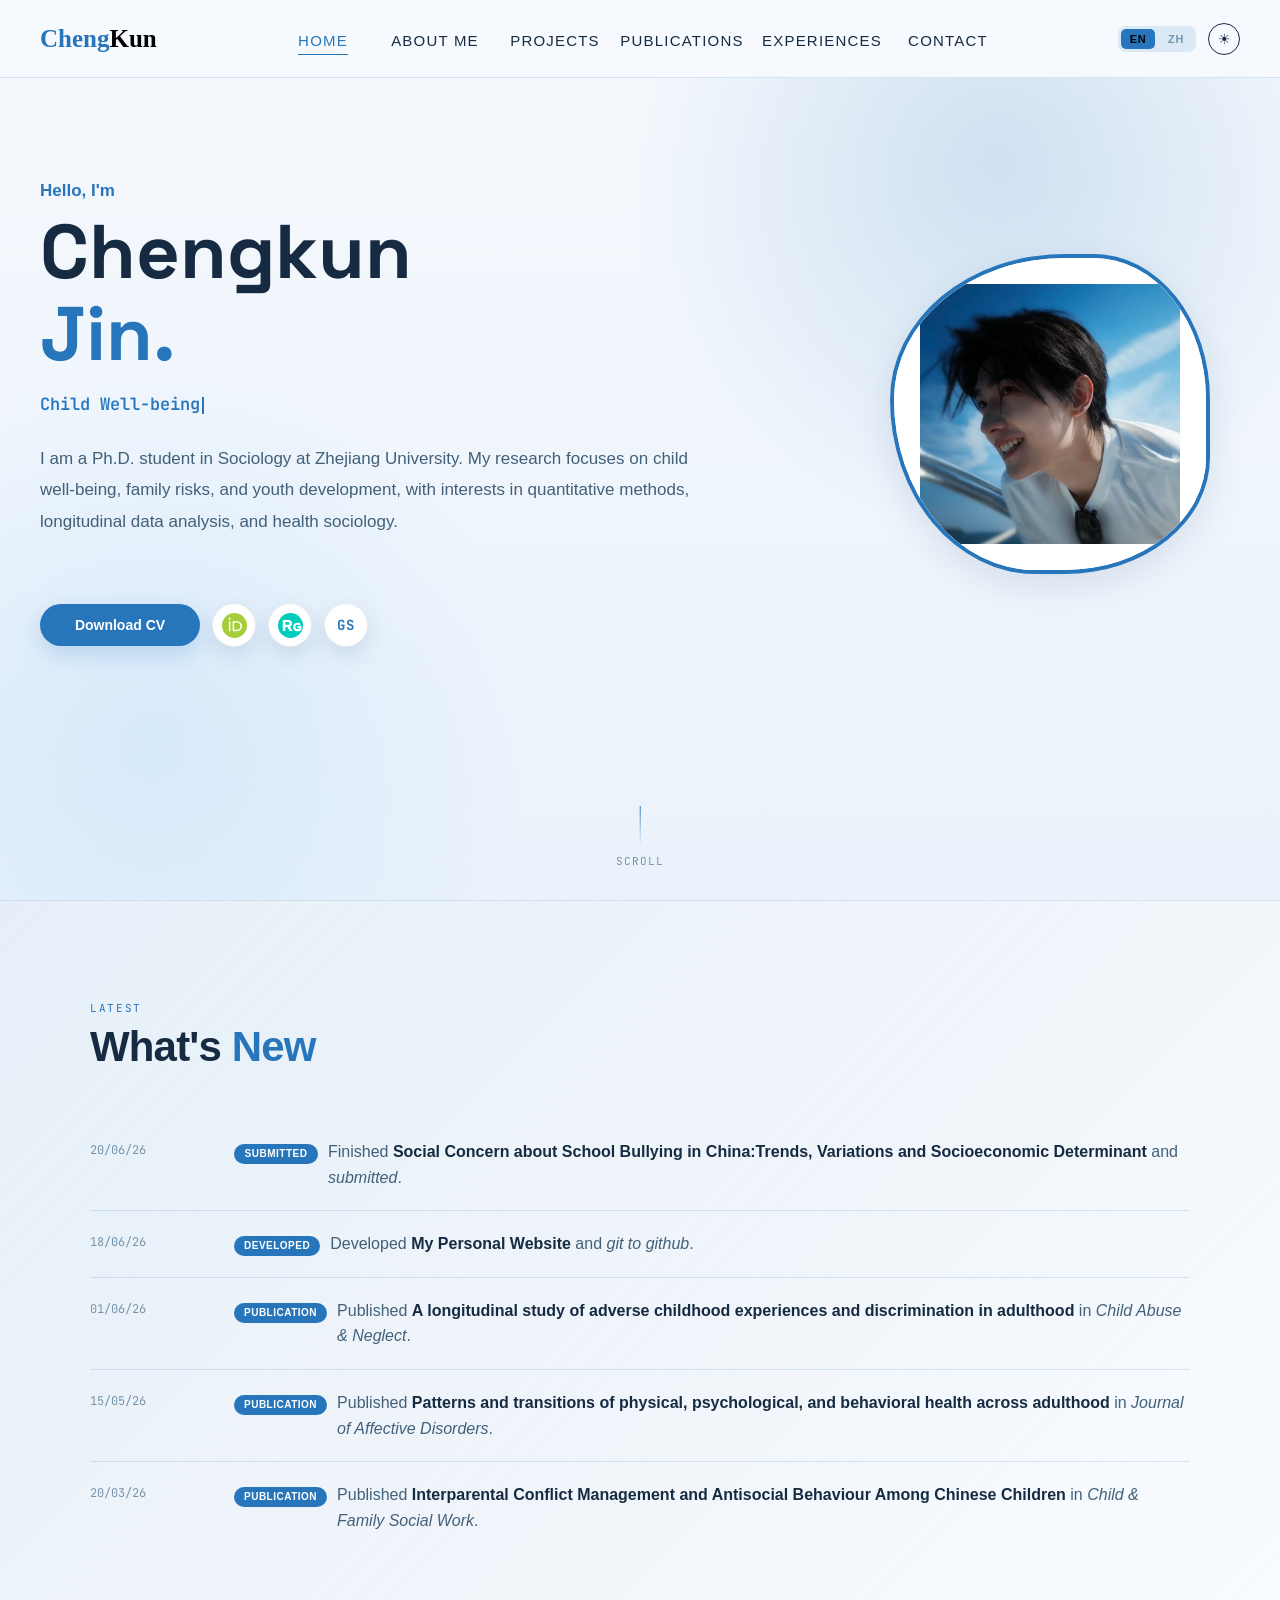
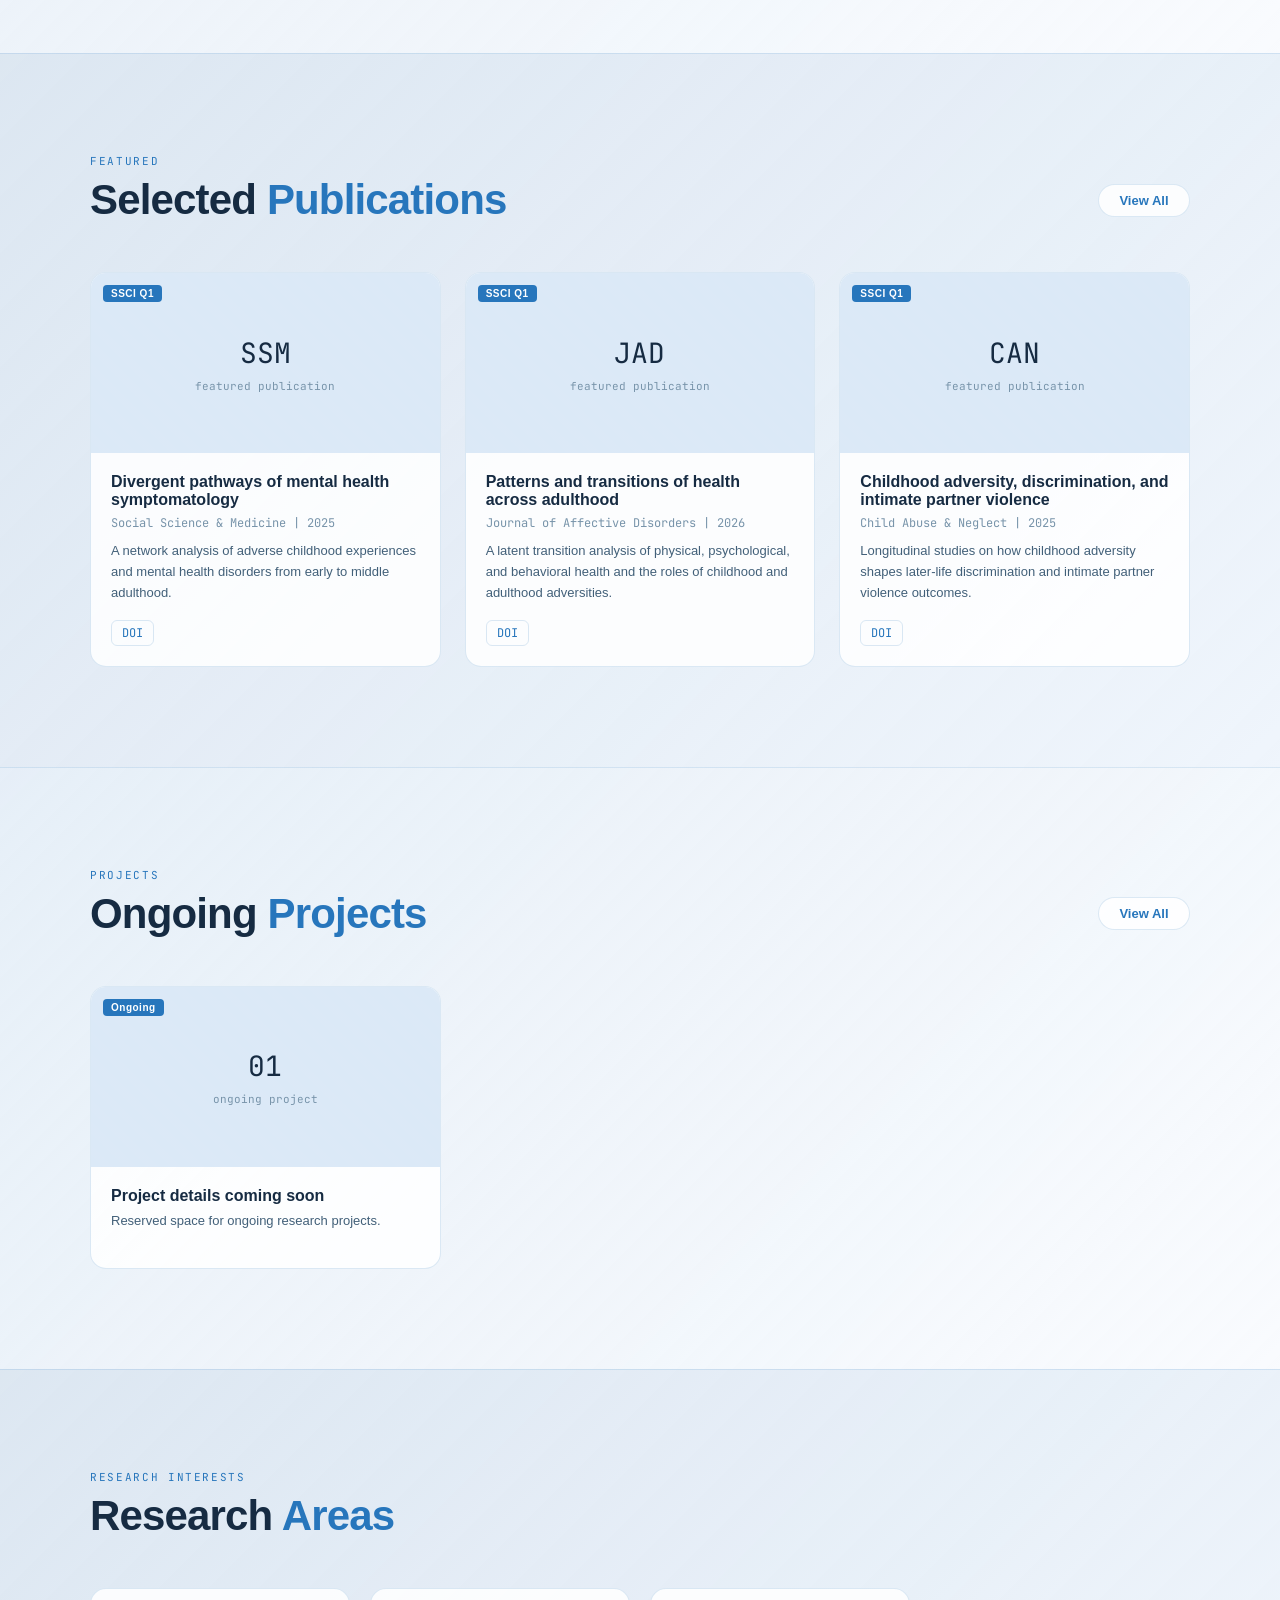
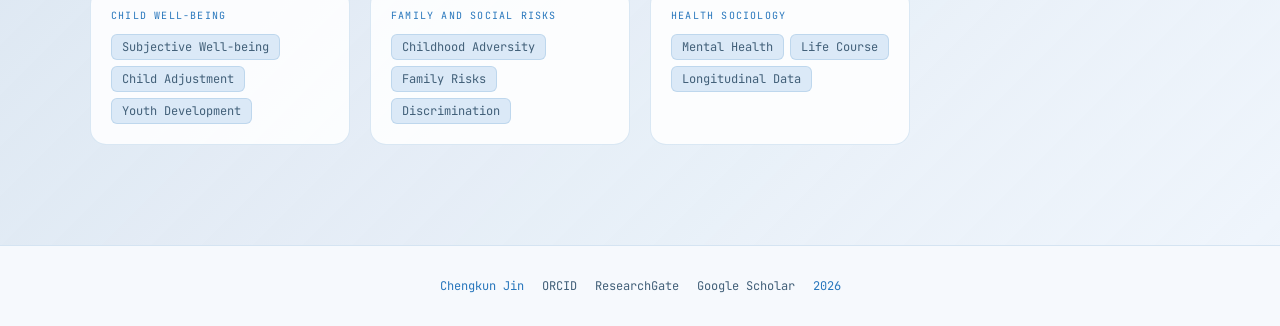
<file: index.html>
﻿<!DOCTYPE html>
<html lang="en" data-theme="light" data-lang="en">
<head>
<meta charset="UTF-8">
<meta name="viewport" content="width=device-width, initial-scale=1.0">
<title>Academic Homepage</title>
<meta name="description" content="Academic homepage." />
<meta property="og:title" content="Academic Homepage" />
<meta property="og:description" content="Academic homepage." />
<meta property="og:url" content="" />
<meta property="og:type" content="website" />
<meta property="og:image" content="assets/avatar.png" />
<meta property="og:image:width" content="1200" />
<meta property="og:image:height" content="630" />
<meta name="twitter:card" content="summary_large_image" />
<meta name="twitter:title" content="Academic Homepage" />
<meta name="twitter:description" content="Academic homepage." />
<meta name="twitter:image" content="assets/avatar.png" />
<link rel="preconnect" href="https://fonts.googleapis.com">
<link href="https://fonts.googleapis.com/css2?family=Space+Grotesk:wght@300;400;500;600;700&family=JetBrains+Mono:wght@400;500&display=swap" rel="stylesheet">
<link rel="icon" type="image/svg+xml" href="data:image/svg+xml,<svg xmlns='http://www.w3.org/2000/svg' viewBox='0 0 32 32'><rect width='32' height='32' rx='6' fill='%23231c15'/><text x='16' y='23' font-family='Arial,sans-serif' font-size='16' font-weight='700' fill='%2370b8e8' text-anchor='middle'>A</text></svg>">
<link rel="stylesheet" href="src/css/style.css">
</head>
<body data-page="home">
<nav class="navbar" role="navigation" aria-label="Main navigation">
  <div class="nav-container">
    <a href="index.html" class="nav-logo" aria-label="Home">
      <span id="nav-logo-main" class="brand-first">Cheng</span><span id="nav-logo-suffix" class="brand-last">Kun</span>
    </a>
    <ul class="nav-links" id="nav-links"></ul>
    <div class="nav-controls">
      <div class="lang-toggle">
        <button class="lang-btn active" data-lang="en" type="button">EN</button>
        <button class="lang-btn" data-lang="zh" type="button">ZH</button>
      </div>
      <button class="btn-icon" title="Toggle theme" id="theme-btn" type="button">☀</button>
    </div>
  </div>
</nav>

<aside class="side-nav" id="side-nav" aria-label="Home page sections"></aside>

<main class="about-main">
  <section id="hero">
    <div class="hero-content">
      <div class="hero-text">
        <div class="hero-tag" id="hero-tag"></div>
        <h1 class="hero-name" id="hero-name"></h1>
        <div class="hero-typing"><span id="typing-text"></span><span class="cursor"></span></div>
        <p class="hero-desc" id="hero-desc"></p>
        <div class="hero-actions">
          <a class="btn-primary btn-cv" id="btn-cv" href="#" download></a>
          <a class="profile-icon-link" id="btn-orcid" href="#" target="_blank" rel="noopener noreferrer" aria-label="ORCID"></a>
          <a class="profile-icon-link" id="btn-researchgate" href="#" target="_blank" rel="noopener noreferrer" aria-label="ResearchGate"></a>
          <a class="profile-icon-link" id="btn-googlescholar" href="#" target="_blank" rel="noopener noreferrer" aria-label="Google Scholar"></a>
        </div>
      </div>
      <div class="hero-avatar">
        <div class="avatar-wrap">
          <div id="avatar-slot"></div>
        </div>
      </div>
    </div>
    <div class="hero-scroll">
      <div class="scroll-line"></div>
      <span id="scroll-hint"></span>
    </div>
  </section>

  <section id="news" class="about-band band-news">
    <div class="section-label" id="section-news-label"></div>
    <h2 class="section-title reveal" id="section-news-title"></h2>
    <div class="news-list" id="news-list"></div>
  </section>

  <section id="selected-publications" class="about-band band-projects">
    <div class="section-label" id="section-selected-label"></div>
    <div class="section-heading-row reveal">
      <h2 class="section-title" id="section-selected-title"></h2>
      <a class="section-more-link" href="publications.html">View All</a>
    </div>
    <div class="projects-grid" id="selected-publications-grid"></div>
  </section>

  <section id="projects" class="about-band band-news">
    <div class="section-label" id="section-projects-label"></div>
    <div class="section-heading-row reveal">
      <h2 class="section-title" id="section-projects-title"></h2>
      <a class="section-more-link" href="projects.html">View All</a>
    </div>
    <div class="projects-grid" id="projects-grid"></div>
  </section>

  <section id="research" class="about-band band-research">
    <div class="section-label" id="section-research-label"></div>
    <h2 class="section-title reveal" id="section-research-title"></h2>
    <div class="research-grid" id="research-grid"></div>
  </section>
</main>

<footer id="footer"></footer>

<script src="src/js/config.js"></script>
<script src="src/js/script.js"></script>
</body>
</html>
</file>
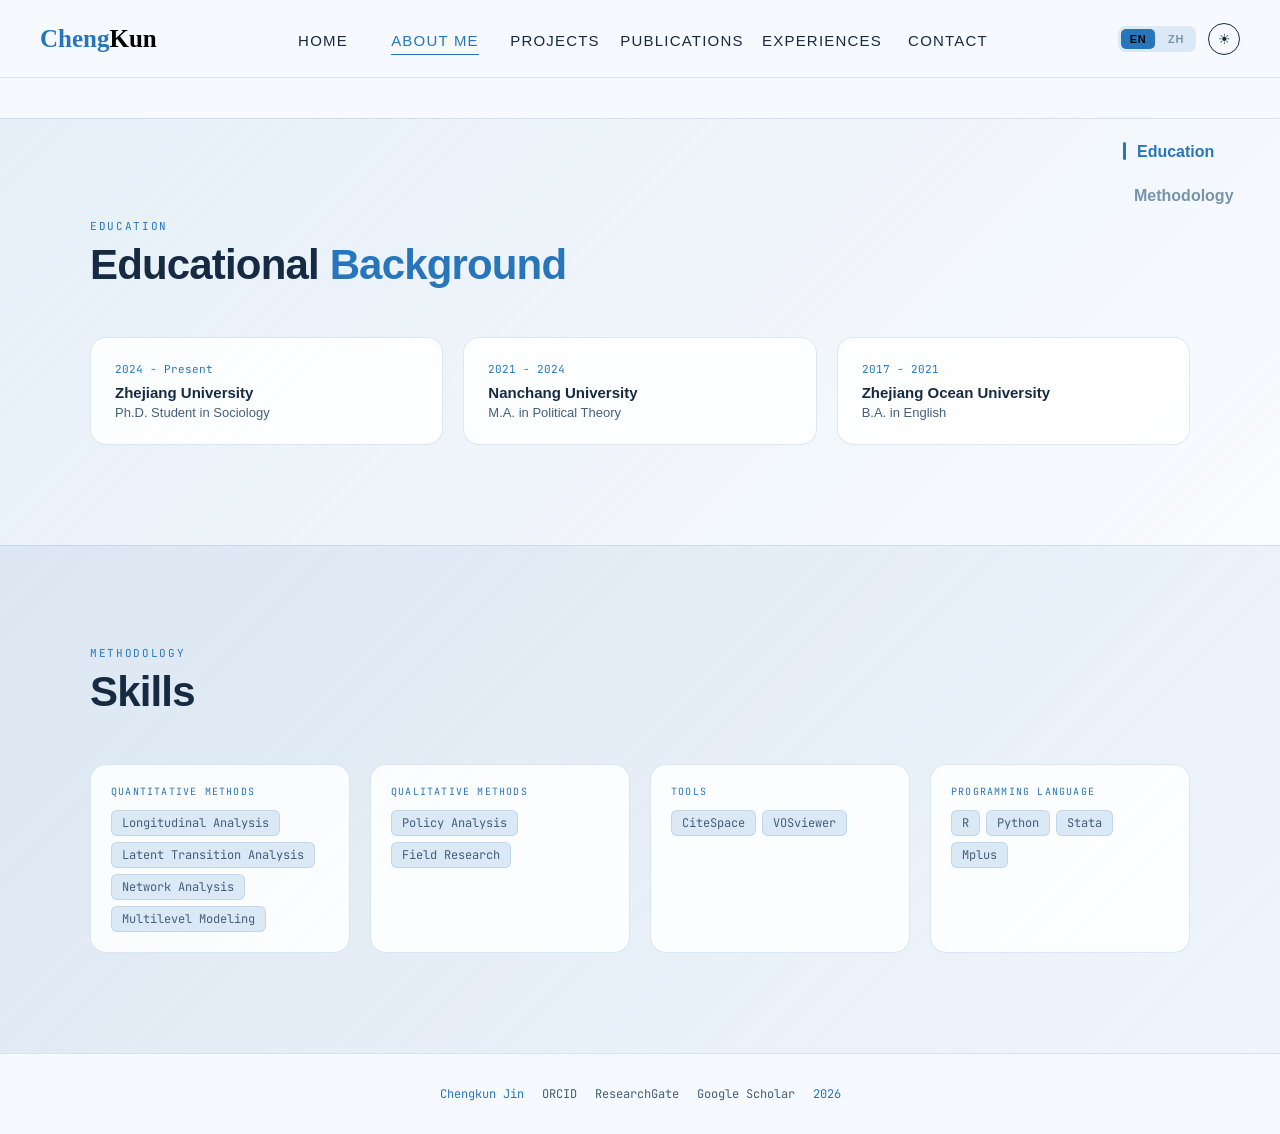
<file: about.html>
<!DOCTYPE html>
<html lang="en" data-theme="light" data-lang="en">
<head>
<meta charset="UTF-8">
<meta name="viewport" content="width=device-width, initial-scale=1.0">
<title>About me</title>
<meta name="description" content="Academic homepage about me." />
<meta property="og:title" content="About me" />
<meta property="og:description" content="Academic homepage about me." />
<meta property="og:url" content="" />
<meta property="og:type" content="website" />
<meta property="og:image" content="assets/avatar.png" />
<meta name="twitter:title" content="About me" />
<meta name="twitter:description" content="Academic homepage about me." />
<meta name="twitter:image" content="assets/avatar.png" />
<link rel="preconnect" href="https://fonts.googleapis.com">
<link href="https://fonts.googleapis.com/css2?family=Space+Grotesk:wght@300;400;500;600;700&family=JetBrains+Mono:wght@400;500&display=swap" rel="stylesheet">
<link rel="stylesheet" href="src/css/style.css">
</head>
<body data-page="about">
<nav class="navbar" role="navigation" aria-label="Main navigation">
  <div class="nav-container">
    <a href="index.html" class="nav-logo" aria-label="Home">
      <span id="nav-logo-main" class="brand-first">Cheng</span><span id="nav-logo-suffix" class="brand-last">Kun</span>
    </a>
    <ul class="nav-links" id="nav-links"></ul>
    <div class="nav-controls">
      <div class="lang-toggle">
        <button class="lang-btn active" data-lang="en" type="button">EN</button>
        <button class="lang-btn" data-lang="zh" type="button">ZH</button>
      </div>
      <button class="btn-icon" title="Toggle theme" id="theme-btn" type="button">☀</button>
    </div>
  </div>
</nav>

<aside class="side-nav" id="side-nav" aria-label="About me page sections"></aside>

<main class="page-main about-main">
  <section id="education" class="about-band band-education">
    <div class="section-label" id="section-edu-label"></div>
    <h2 class="section-title reveal" id="section-edu-title"></h2>
    <div class="edu-grid" id="edu-grid"></div>
  </section>

  <section id="skills" class="about-band band-skills">
    <div class="section-label" id="section-skills-label"></div>
    <h2 class="section-title reveal" id="section-skills-title"></h2>
    <div class="skills-grid" id="skills-grid"></div>
  </section>
</main>

<footer id="footer"></footer>
<script src="src/js/config.js"></script>
<script src="src/js/script.js"></script>
</body>
</html>
</file>
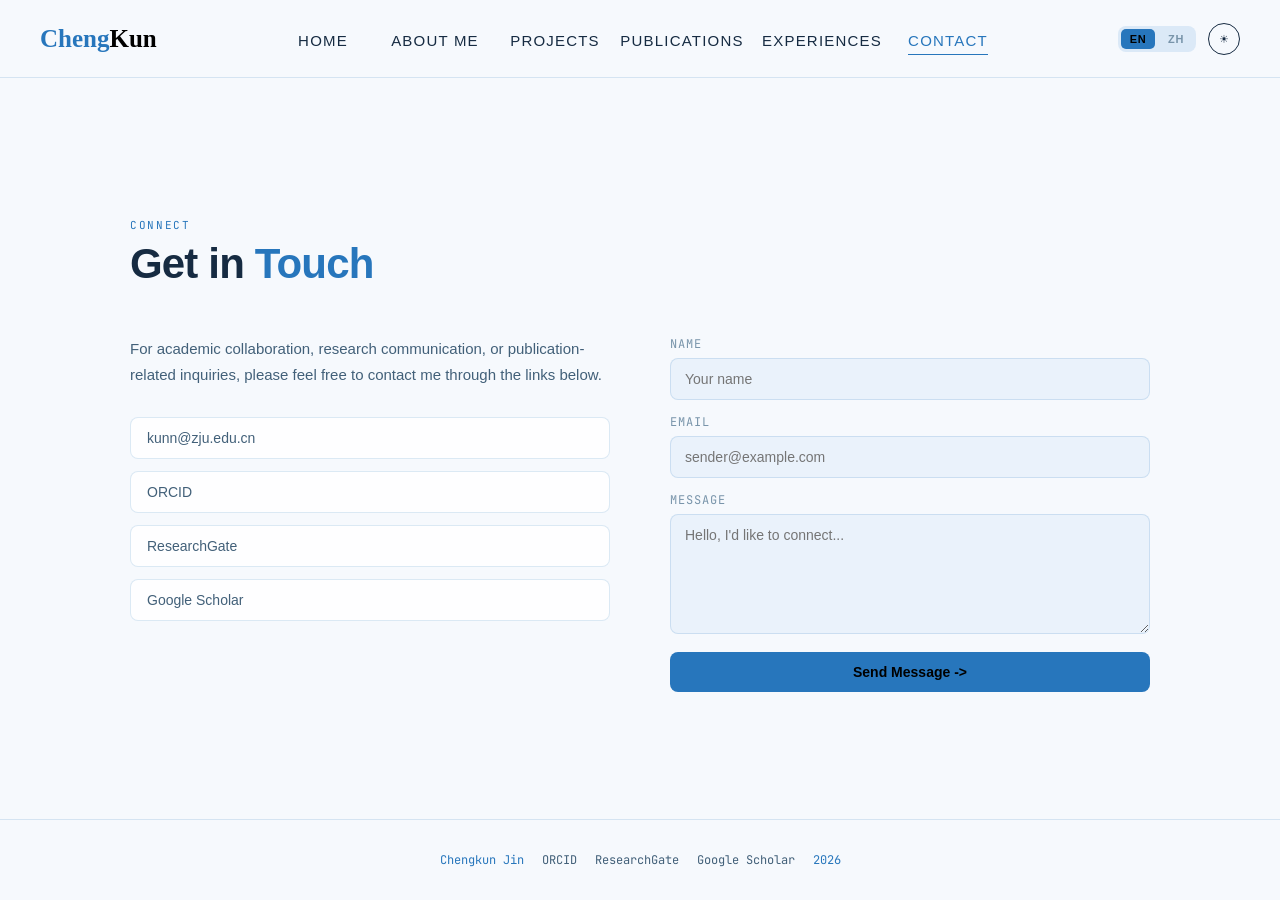
<file: contact.html>
﻿<!DOCTYPE html>
<html lang="en" data-theme="light" data-lang="en">
<head>
<meta charset="UTF-8">
<meta name="viewport" content="width=device-width, initial-scale=1.0">
<title>Contact</title>
<meta name="description" content="Academic homepage contact." />
<meta property="og:title" content="Contact" />
<meta property="og:description" content="Academic homepage contact." />
<meta property="og:url" content="" />
<meta property="og:type" content="website" />
<meta property="og:image" content="assets/avatar.png" />
<meta name="twitter:title" content="Contact" />
<meta name="twitter:description" content="Academic homepage contact." />
<meta name="twitter:image" content="assets/avatar.png" />
<link rel="preconnect" href="https://fonts.googleapis.com">
<link href="https://fonts.googleapis.com/css2?family=Space+Grotesk:wght@300;400;500;600;700&family=JetBrains+Mono:wght@400;500&display=swap" rel="stylesheet">
<link rel="stylesheet" href="src/css/style.css">
</head>
<body data-page="contact">
<nav class="navbar" role="navigation" aria-label="Main navigation">
  <div class="nav-container">
    <a href="index.html" class="nav-logo" aria-label="Home">
      <span id="nav-logo-main" class="brand-first">Cheng</span><span id="nav-logo-suffix" class="brand-last">Kun</span>
    </a>
    <ul class="nav-links" id="nav-links"></ul>
    <div class="nav-controls">
      <div class="lang-toggle">
        <button class="lang-btn active" data-lang="en" type="button">EN</button>
        <button class="lang-btn" data-lang="zh" type="button">ZH</button>
      </div>
      <button class="btn-icon" title="Toggle theme" id="theme-btn" type="button">☀</button>
    </div>
  </div>
</nav>

<main class="page-main">
  <section id="contact">
    <div class="section-label" id="section-contact-label"></div>
    <h2 class="section-title reveal" id="section-contact-title"></h2>
    <div class="contact-wrap">
      <div class="contact-info reveal">
        <p id="contact-desc"></p>
        <div class="contact-links" id="contact-links"></div>
      </div>
      <div class="contact-form reveal">
        <div class="form-group">
          <label class="form-label" id="form-name-label" for="f-name"></label>
          <input class="form-input" type="text" placeholder="Your name" id="f-name">
        </div>
        <div class="form-group">
          <label class="form-label" id="form-email-label" for="f-email"></label>
          <input class="form-input" type="email" placeholder="sender@example.com" id="f-email">
        </div>
        <div class="form-group">
          <label class="form-label" id="form-msg-label" for="f-msg"></label>
          <textarea class="form-textarea" placeholder="Hello, I'd like to connect..." id="f-msg"></textarea>
        </div>
        <button class="form-submit" onclick="sendMsg()" id="form-send" type="button"></button>
      </div>
    </div>
  </section>
</main>

<footer id="footer"></footer>
<script src="src/js/config.js"></script>
<script src="src/js/script.js"></script>
</body>
</html>
</file>
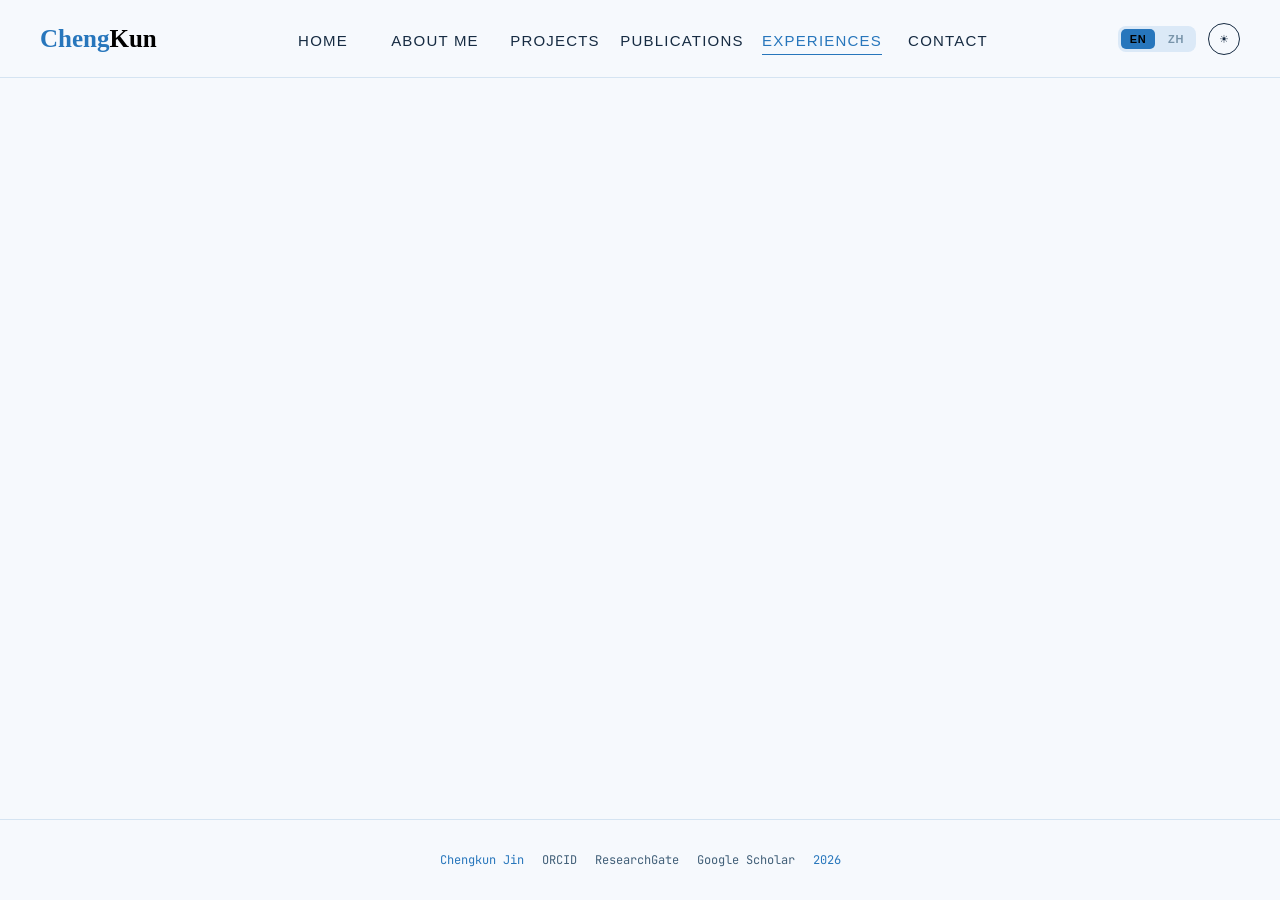
<file: experience.html>
﻿<!DOCTYPE html>
<html lang="en" data-theme="light" data-lang="en">
<head>
<meta charset="UTF-8">
<meta name="viewport" content="width=device-width, initial-scale=1.0">
<title>Experiences</title>
<meta name="description" content="Academic homepage experiences." />
<meta property="og:title" content="Experiences" />
<meta property="og:description" content="Academic homepage experiences." />
<meta property="og:url" content="" />
<meta property="og:type" content="website" />
<meta property="og:image" content="assets/avatar.png" />
<meta name="twitter:title" content="Experiences" />
<meta name="twitter:description" content="Academic homepage experiences." />
<meta name="twitter:image" content="assets/avatar.png" />
<link rel="preconnect" href="https://fonts.googleapis.com">
<link href="https://fonts.googleapis.com/css2?family=Space+Grotesk:wght@300;400;500;600;700&family=JetBrains+Mono:wght@400;500&display=swap" rel="stylesheet">
<link rel="stylesheet" href="src/css/style.css">
</head>
<body data-page="blank">
<nav class="navbar" role="navigation" aria-label="Main navigation">
  <div class="nav-container">
    <a href="index.html" class="nav-logo" aria-label="Home">
      <span id="nav-logo-main" class="brand-first">Cheng</span><span id="nav-logo-suffix" class="brand-last">Kun</span>
    </a>
    <ul class="nav-links" id="nav-links"></ul>
    <div class="nav-controls">
      <div class="lang-toggle">
        <button class="lang-btn active" data-lang="en" type="button">EN</button>
        <button class="lang-btn" data-lang="zh" type="button">ZH</button>
      </div>
      <button class="btn-icon" title="Toggle theme" id="theme-btn" type="button">☀</button>
    </div>
  </div>
</nav>
<main class="page-main blank-page"></main>
<footer id="footer"></footer>
<script src="src/js/config.js"></script>
<script src="src/js/script.js"></script>
</body>
</html>
</file>
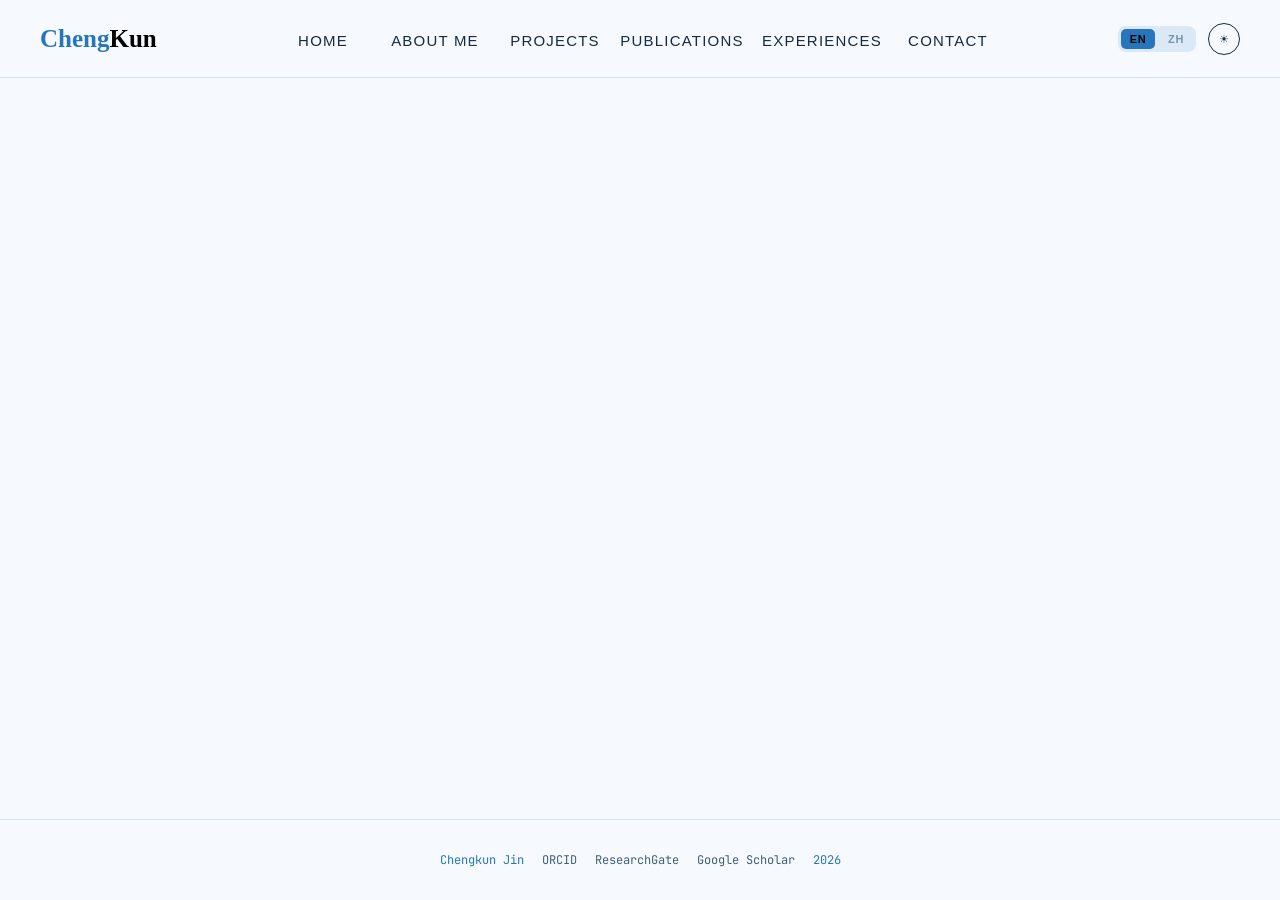
<file: news.html>
﻿<!DOCTYPE html>
<html lang="en" data-theme="light" data-lang="en">
<head>
<meta charset="UTF-8">
<meta name="viewport" content="width=device-width, initial-scale=1.0">
<title>News</title>
<meta name="description" content="Academic homepage news." />
<meta property="og:title" content="News" />
<meta property="og:description" content="Academic homepage news." />
<meta property="og:url" content="" />
<meta property="og:type" content="website" />
<meta property="og:image" content="assets/avatar.png" />
<meta name="twitter:title" content="News" />
<meta name="twitter:description" content="Academic homepage news." />
<meta name="twitter:image" content="assets/avatar.png" />
<link rel="preconnect" href="https://fonts.googleapis.com">
<link href="https://fonts.googleapis.com/css2?family=Space+Grotesk:wght@300;400;500;600;700&family=JetBrains+Mono:wght@400;500&display=swap" rel="stylesheet">
<link rel="stylesheet" href="src/css/style.css">
</head>
<body data-page="blank">
<nav class="navbar" role="navigation" aria-label="Main navigation">
  <div class="nav-container">
    <a href="index.html" class="nav-logo" aria-label="Home">
      <span id="nav-logo-main" class="brand-first">Cheng</span><span id="nav-logo-suffix" class="brand-last">Kun</span>
    </a>
    <ul class="nav-links" id="nav-links"></ul>
    <div class="nav-controls">
      <div class="lang-toggle">
        <button class="lang-btn active" data-lang="en" type="button">EN</button>
        <button class="lang-btn" data-lang="zh" type="button">ZH</button>
      </div>
      <button class="btn-icon" title="Toggle theme" id="theme-btn" type="button">☀</button>
    </div>
  </div>
</nav>
<main class="page-main blank-page"></main>
<footer id="footer"></footer>
<script src="src/js/config.js"></script>
<script src="src/js/script.js"></script>
</body>
</html>
</file>
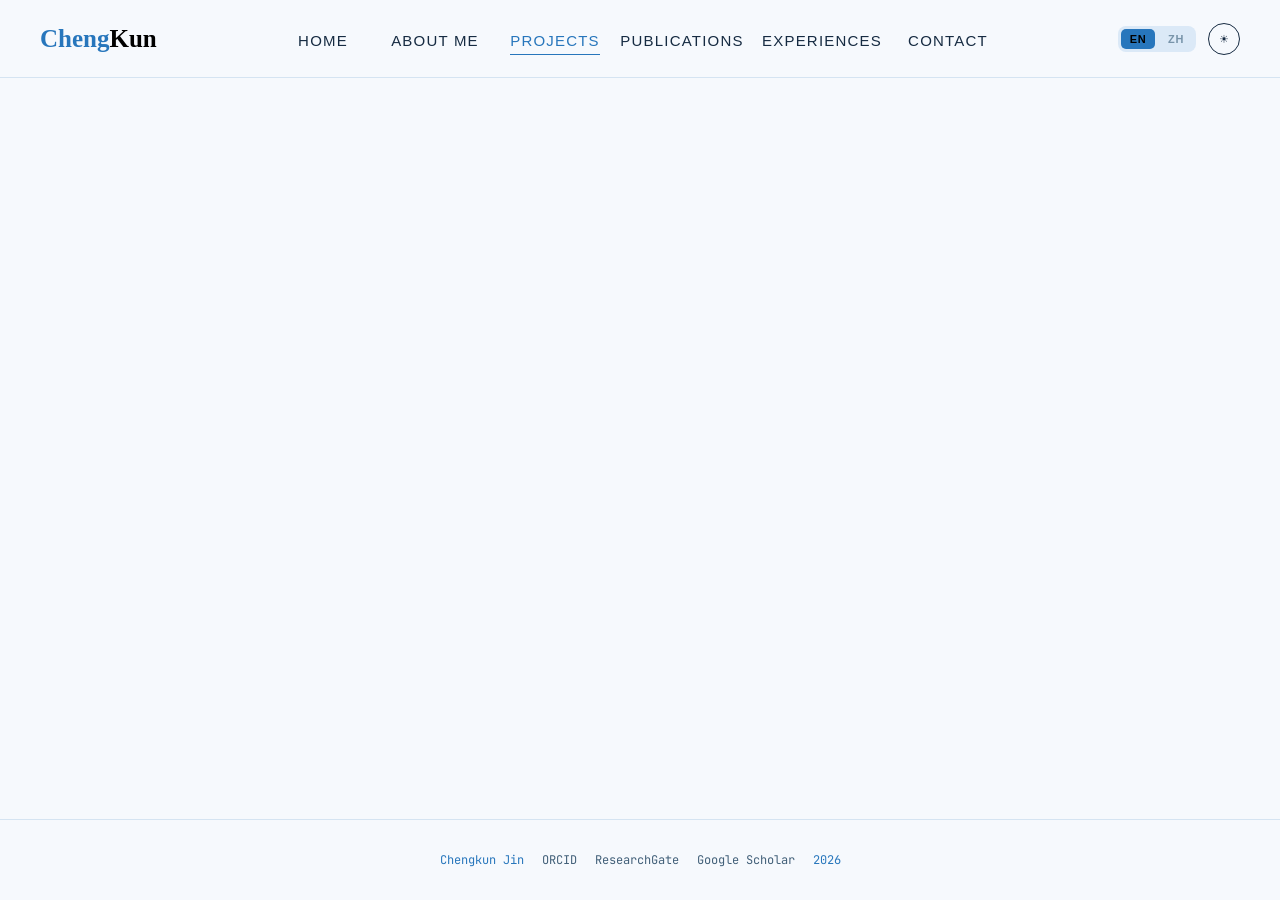
<file: projects.html>
﻿<!DOCTYPE html>
<html lang="en" data-theme="light" data-lang="en">
<head>
<meta charset="UTF-8">
<meta name="viewport" content="width=device-width, initial-scale=1.0">
<title>Projects</title>
<meta name="description" content="Academic homepage projects." />
<meta property="og:title" content="Projects" />
<meta property="og:description" content="Academic homepage projects." />
<meta property="og:url" content="" />
<meta property="og:type" content="website" />
<meta property="og:image" content="assets/avatar.png" />
<meta name="twitter:title" content="Projects" />
<meta name="twitter:description" content="Academic homepage projects." />
<meta name="twitter:image" content="assets/avatar.png" />
<link rel="preconnect" href="https://fonts.googleapis.com">
<link href="https://fonts.googleapis.com/css2?family=Space+Grotesk:wght@300;400;500;600;700&family=JetBrains+Mono:wght@400;500&display=swap" rel="stylesheet">
<link rel="stylesheet" href="src/css/style.css">
</head>
<body data-page="blank">
<nav class="navbar" role="navigation" aria-label="Main navigation">
  <div class="nav-container">
    <a href="index.html" class="nav-logo" aria-label="Home">
      <span id="nav-logo-main" class="brand-first">Cheng</span><span id="nav-logo-suffix" class="brand-last">Kun</span>
    </a>
    <ul class="nav-links" id="nav-links"></ul>
    <div class="nav-controls">
      <div class="lang-toggle">
        <button class="lang-btn active" data-lang="en" type="button">EN</button>
        <button class="lang-btn" data-lang="zh" type="button">ZH</button>
      </div>
      <button class="btn-icon" title="Toggle theme" id="theme-btn" type="button">☀</button>
    </div>
  </div>
</nav>
<main class="page-main blank-page"></main>
<footer id="footer"></footer>
<script src="src/js/config.js"></script>
<script src="src/js/script.js"></script>
</body>
</html>
</file>
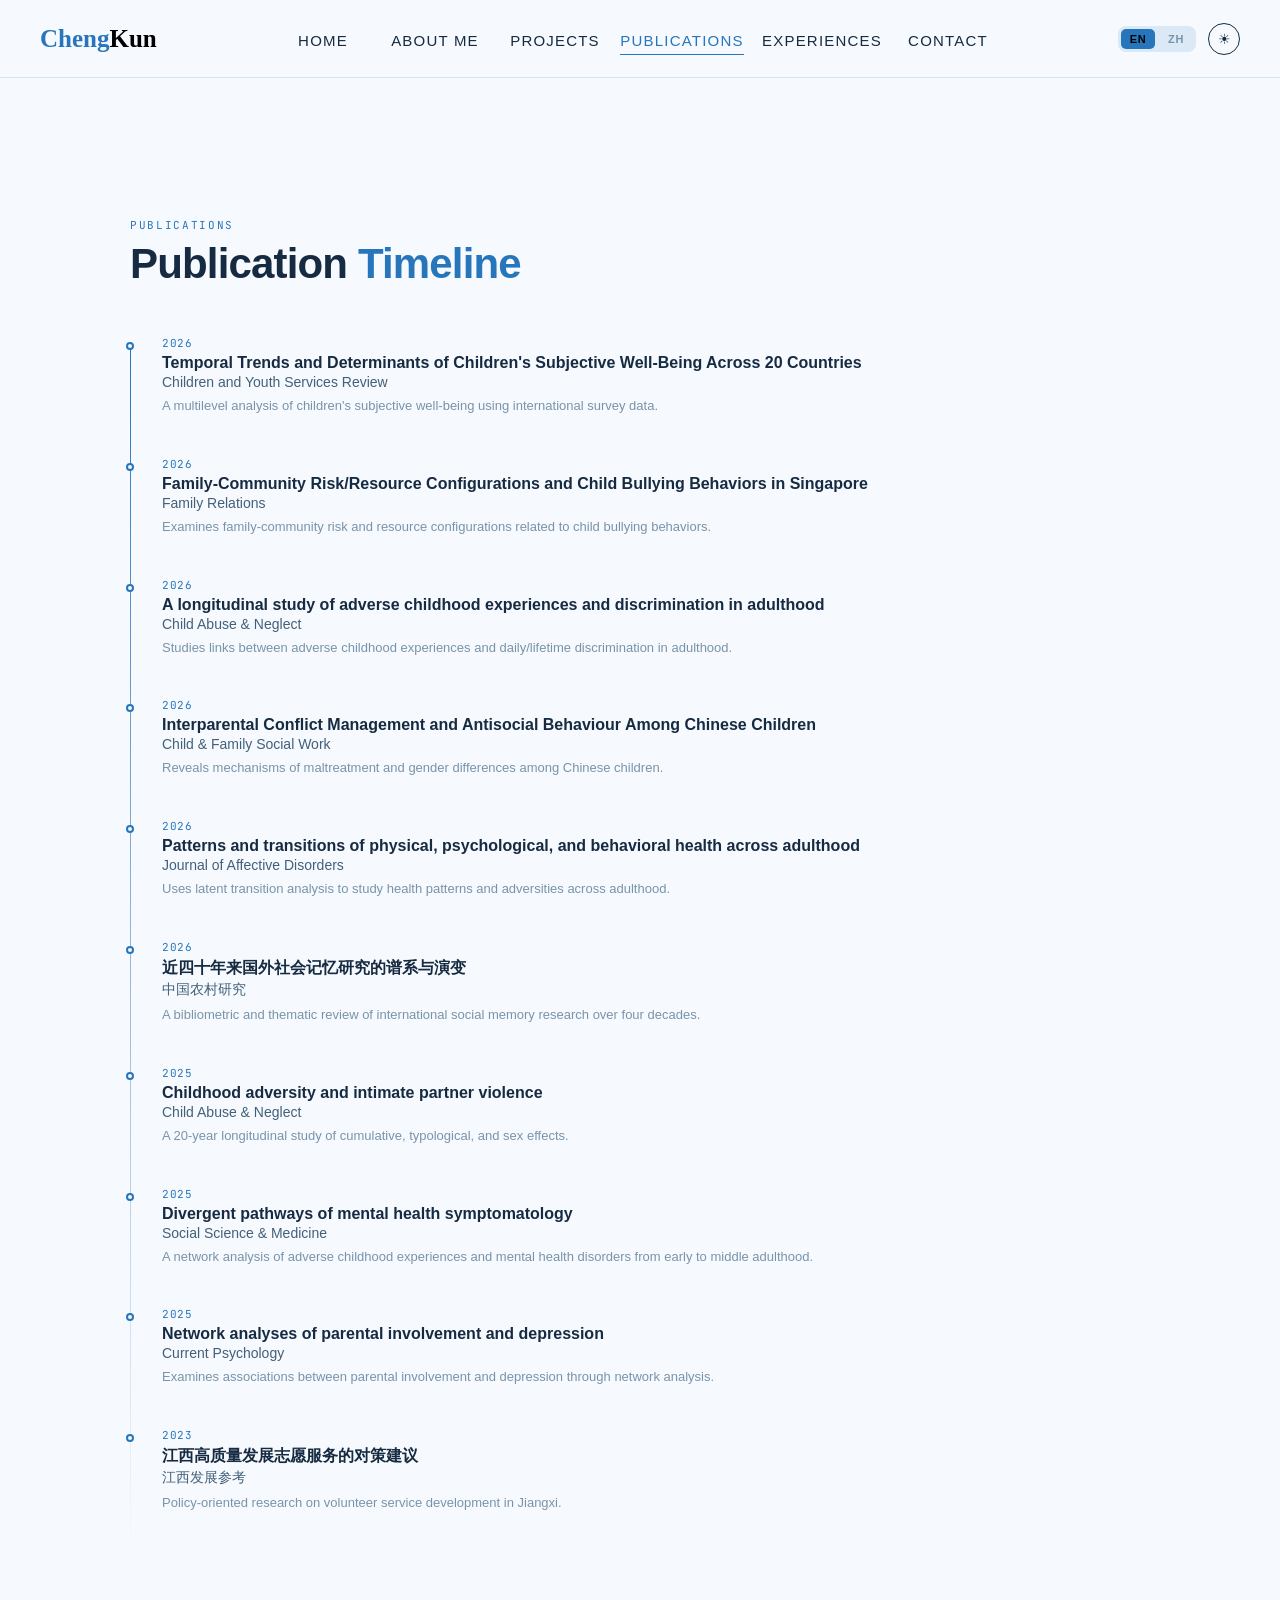
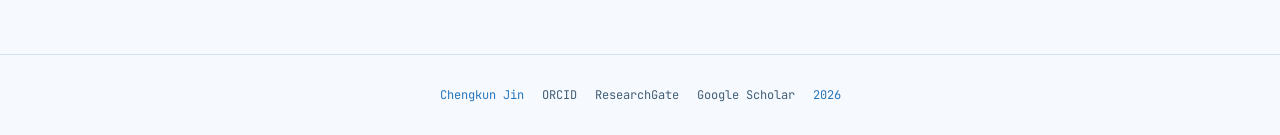
<file: publications.html>
﻿<!DOCTYPE html>
<html lang="en" data-theme="light" data-lang="en">
<head>
<meta charset="UTF-8">
<meta name="viewport" content="width=device-width, initial-scale=1.0">
<title>Publications</title>
<meta name="description" content="Academic homepage publications." />
<meta property="og:title" content="Publications" />
<meta property="og:description" content="Academic homepage publications." />
<meta property="og:url" content="" />
<meta property="og:type" content="website" />
<meta property="og:image" content="assets/avatar.png" />
<meta name="twitter:title" content="Publications" />
<meta name="twitter:description" content="Academic homepage publications." />
<meta name="twitter:image" content="assets/avatar.png" />
<link rel="preconnect" href="https://fonts.googleapis.com">
<link href="https://fonts.googleapis.com/css2?family=Space+Grotesk:wght@300;400;500;600;700&family=JetBrains+Mono:wght@400;500&display=swap" rel="stylesheet">
<link rel="stylesheet" href="src/css/style.css">
</head>
<body data-page="publications">
<nav class="navbar" role="navigation" aria-label="Main navigation">
  <div class="nav-container">
    <a href="index.html" class="nav-logo" aria-label="Home">
      <span id="nav-logo-main" class="brand-first">Cheng</span><span id="nav-logo-suffix" class="brand-last">Kun</span>
    </a>
    <ul class="nav-links" id="nav-links"></ul>
    <div class="nav-controls">
      <div class="lang-toggle">
        <button class="lang-btn active" data-lang="en" type="button">EN</button>
        <button class="lang-btn" data-lang="zh" type="button">ZH</button>
      </div>
      <button class="btn-icon" title="Toggle theme" id="theme-btn" type="button">☀</button>
    </div>
  </div>
</nav>

<main class="page-main">
  <section id="experience">
    <div class="section-label" id="section-exp-label"></div>
    <h2 class="section-title reveal" id="section-exp-title"></h2>
    <div class="timeline" id="publication-timeline"></div>
  </section>
</main>

<footer id="footer"></footer>
<script src="src/js/config.js"></script>
<script src="src/js/script.js"></script>
</body>
</html>
</file>
<file: src/css/style.css>
:root {
  --bg: #f6f9fd;
  --bg2: #eaf2fb;
  --bg3: #dbe9f7;
  --fg: #162b42;
  --fg2: #426079;
  --fg3: #7894aa;
  --accent: #2776bc;
  --accent2: #145a96;
  --border: rgba(39,118,188,0.16);
  --card: rgba(255,255,255,0.86);
  --card-hover: rgba(255,255,255,0.96);
  --shadow: 0 12px 36px rgba(22,68,113,0.12);
  --radius: 16px;
  --radius-full: 9999px;
}
[data-theme="dark"] {
  --bg: #101b28;
  --bg2: #162637;
  --bg3: #20364d;
  --fg: #edf6ff;
  --fg2: #bdd1e4;
  --fg3: #7592ab;
  --accent: #69b8f4;
  --accent2: #3f9ee3;
  --border: rgba(105,184,244,0.2);
  --card: rgba(21,38,55,0.84);
  --card-hover: rgba(28,53,77,0.94);
  --shadow: 0 8px 32px rgba(0,0,0,0.4);
}

*, *::before, *::after { box-sizing: border-box; margin: 0; padding: 0; }
html { scroll-behavior: smooth; }
body {
  font-family: 'Helvetica Neue', Helvetica, Arial, sans-serif;
  background: var(--bg);
  color: var(--fg);
  transition: background 0.4s, color 0.4s;
  overflow-x: hidden;
}

/* ── NAV ── */
.navbar {
  position: fixed; top: 0; left: 0; right: 0; z-index: 100;
  padding: 0;
  background: var(--bg);
  backdrop-filter: blur(12px);
  border: 0;
  border-radius: 0;
  box-shadow: none;
  transition: background 0.4s, border-color 0.3s;
}
.navbar::after {
  content: '';
  position: absolute;
  left: 0;
  right: 0;
  bottom: 0;
  height: 1px;
  background: var(--border);
}
[data-theme="dark"] .navbar::after {
  background: var(--border);
}
.nav-container {
  max-width: 1280px;
  min-height: 78px;
  margin: 0 auto;
  display: flex;
  align-items: center;
  justify-content: space-between;
  gap: 32px;
  padding: 0 40px;
}
.nav-logo {
  display: inline-flex;
  align-items: center;
  gap: 0;
  flex: 0 0 148px;
  color: var(--fg);
  text-decoration: none;
  font-family: Georgia, 'Times New Roman', serif;
  font-size: 25px;
  font-weight: 700;
  letter-spacing: 0;
  white-space: nowrap;
}
.brand-first { color: var(--accent); font-weight: 800; }
.brand-last { color: #000; font-weight: 800; text-shadow: none; }
[data-theme="dark"] .brand-first { color: var(--accent); }
[data-theme="dark"] .brand-last { color: var(--fg); text-shadow: none; }
.logo-bracket { color: var(--accent); font-weight: 600; }
.logo-suffix { color: var(--fg3); font-weight: 500; }
.nav-links {
  display: flex;
  align-items: center;
  justify-content: center;
  gap: 10px;
  list-style: none;
  flex: 0 0 760px;
}
.nav-links li {
  flex: 0 0 auto;
  display: flex;
  justify-content: center;
}
.nav-links li:nth-child(1) { flex-basis: 86px; }
.nav-links li:nth-child(2) { flex-basis: 118px; }
.nav-links li:nth-child(3) { flex-basis: 102px; }
.nav-links li:nth-child(4) { flex-basis: 132px; }
.nav-links li:nth-child(5) { flex-basis: 128px; }
.nav-links li:nth-child(6) { flex-basis: 104px; }
.nav-links a {
  position: relative;
  color: var(--fg);
  text-decoration: none;
  font-size: 15px;
  font-weight: 500;
  letter-spacing: 0.08em;
  text-transform: uppercase;
  padding: 30px 0 28px;
  border-radius: 0;
  transition: color 0.2s;
  font-family: 'Helvetica Neue', Helvetica, Arial, sans-serif;
  display: inline-flex;
  align-items: center;
  justify-content: center;
  width: auto;
  min-width: 0;
  white-space: nowrap;
  max-width: 100%;
  overflow: hidden;
  text-overflow: ellipsis;
}
.nav-links a::after {
  content: '';
  position: absolute;
  left: 0;
  right: 0;
  bottom: 22px;
  height: 1px;
  background: currentColor;
  transform: scaleX(0);
  transform-origin: center;
  transition: transform 0.2s ease;
}
.nav-links a:hover,
.nav-links a.active { color: var(--accent); background: transparent; }
.nav-links a:hover::after,
.nav-links a.active::after { transform: scaleX(1); }
.nav-controls { display: flex; align-items: center; justify-content: flex-end; gap: 12px; width: 148px; flex: 0 0 148px; }
.btn-icon { width: 32px; height: 32px; padding: 0; border-radius: 50%; border: 1px solid currentColor; background: transparent; color: var(--fg); cursor: pointer; font-size: 14px; display: flex; align-items: center; justify-content: center; transition: color 0.2s, transform 0.2s; font-family: 'JetBrains Mono', monospace; line-height: 1; }
.btn-icon:hover { color: var(--accent); transform: translateY(-1px); }
.lang-toggle { display: flex; gap: 4px; background: var(--bg3); border-radius: 8px; padding: 3px; }
.lang-btn { width: 34px; padding: 4px 0; border-radius: 5px; font-size: 11px; font-weight: 600; cursor: pointer; border: none; background: transparent; color: var(--fg3); transition: all 0.2s; letter-spacing: 0.05em; font-family: 'Helvetica Neue', Helvetica, Arial, sans-serif; text-align: center; }
.lang-btn.active { background: var(--accent); color: #000; }

/* ── HERO ── */
#hero {
  position: relative;
  min-height: 100vh;
  display: flex;
  align-items: center;
  justify-content: center;
  overflow: hidden;
  padding: 128px 32px 72px;
  max-width: none;
  margin: 0;
}
#hero::before {
  content: '';
  position: absolute;
  inset: 0;
  background:
    radial-gradient(circle at 78% 18%, rgba(39,118,188,0.18), transparent 30%),
    radial-gradient(circle at 12% 82%, rgba(105,184,244,0.16), transparent 28%),
    linear-gradient(180deg, var(--bg), var(--bg2));
  z-index: 0;
}
.hero-content { position: relative; z-index: 1; display: grid; grid-template-columns: minmax(0, 1fr) 380px; gap: 64px; align-items: center; max-width: 1200px; width: 100%; padding: 0; transform: translateY(-64px); }
.hero-tag { display: block; font-family: 'Helvetica Neue', Helvetica, Arial, sans-serif; font-size: 17px; color: var(--accent); letter-spacing: 0; text-transform: none; margin-bottom: 10px; padding: 0; border: 0; border-radius: 0; background: transparent; font-weight: 700; }
.hero-name { font-family: 'Space Grotesk', 'Helvetica Neue', Helvetica, Arial, sans-serif; font-size: clamp(44px, 6vw, 76px); font-weight: 700; line-height: 1.08; letter-spacing: 0; margin-bottom: 18px; color: var(--fg); height: clamp(104px, 13vw, 164px); display: flex; flex-direction: column; justify-content: flex-end; }
.hero-name span { color: var(--accent); }
[data-lang="zh"] .hero-name {
  font-size: clamp(47px, calc(6vw + 3px), 79px);
  line-height: 1.08;
  height: clamp(104px, 13vw, 164px);
  margin-bottom: 10px;
  justify-content: flex-end;
  align-items: flex-start;
  text-align: left;
}
[data-lang="zh"] .hero-name span { color: var(--fg); }
[data-lang="zh"] .hero-name .hero-surname { color: var(--accent); }
.hero-typing { font-family: 'JetBrains Mono', monospace; font-size: 17px; color: var(--accent); margin-bottom: 24px; min-height: 26px; font-weight: 600; }
[data-lang="zh"] .hero-typing {
  font-family: 'Helvetica Neue', Helvetica, Arial, sans-serif;
  font-weight: 700;
  letter-spacing: 0;
}
.cursor { display: inline-block; width: 2px; height: 1em; background: var(--accent); margin-left: 2px; vertical-align: middle; animation: blink 1s step-end infinite; }
@keyframes blink { 0%,100%{opacity:1} 50%{opacity:0} }
.hero-desc { font-size: 17px; line-height: 1.85; color: var(--fg2); max-width: 650px; height: 126px; margin-bottom: 34px; overflow: hidden; }
.hero-actions { display: flex; align-items: center; gap: 12px; flex-wrap: wrap; width: 508px; max-width: 100%; }
.hero-actions a { justify-content: center; white-space: nowrap; }
.hero-actions .btn-cv { width: 160px; min-width: 160px; }
.profile-icon-link { width: 44px; height: 44px; border-radius: 50%; background: #fff; border: 1px solid rgba(22,68,113,0.10); display: inline-flex; align-items: center; justify-content: center; box-shadow: 0 8px 20px rgba(22,68,113,0.12); transition: transform 0.2s, border-color 0.2s, box-shadow 0.2s; text-decoration: none; }
.profile-icon-link:hover { transform: translateY(-2px); border-color: var(--accent); box-shadow: 0 12px 26px rgba(22,68,113,0.18); }
.profile-brand-icon { width: 25px; height: 25px; display: block; }
.profile-brand-text { font-family: 'JetBrains Mono', monospace; font-size: 14px; font-weight: 700; letter-spacing: 0.04em; color: var(--accent); }
.btn-primary { padding: 13px 24px; background: var(--accent); color: #fff; border: none; border-radius: var(--radius-full); font-weight: 700; font-size: 14px; cursor: pointer; font-family: 'Helvetica Neue', Helvetica, Arial, sans-serif; transition: all 0.2s; text-decoration: none; display: inline-flex; align-items: center; gap: 8px; box-shadow: 0 8px 22px rgba(39,118,188,0.22); }
.btn-primary:hover { background: var(--accent2); transform: translateY(-2px); color: #fff; }

/* Avatar — uses CSS initials by default; replace with <img> if you have a photo */
.hero-avatar { display: flex; align-items: center; justify-content: center; }
.avatar-wrap { position: relative; width: 320px; height: 320px; border-radius: 60% 40% 50% 50% / 50% 50% 40% 60%; overflow: hidden; border: 4px solid var(--accent); background: var(--card); box-shadow: var(--shadow); animation: organicMorph 8s ease-in-out infinite, breatheGlow 4s ease-in-out infinite; }
.avatar-wrap::before { display: none; }
.avatar-wrap::after { display: none; }
@keyframes pulse-ring { 0%,100%{transform:scale(1);opacity:0.3} 50%{transform:scale(1.04);opacity:0.15} }
.avatar-wrap img { width: 100%; height: 100%; object-fit: contain; border-radius: inherit; border: 0; filter: none; }
.avatar-initials { width: 100%; height: 100%; border-radius: inherit; border: 0; background: var(--bg3); display: flex; align-items: center; justify-content: center; font-size: 72px; font-weight: 700; color: var(--accent); letter-spacing: 0; font-family: 'Space Grotesk', sans-serif; }
@keyframes breatheGlow {
  0%, 100% {
    box-shadow: 0 0 20px rgba(39,118,188,0.22), 0 0 40px rgba(105,184,244,0.12);
  }
  50% {
    box-shadow: 0 0 30px rgba(39,118,188,0.42), 0 0 60px rgba(105,184,244,0.24);
  }
}
@keyframes organicMorph {
  0%, 100% { border-radius: 60% 40% 50% 50% / 50% 50% 40% 60%; }
  25% { border-radius: 50% 60% 40% 50% / 40% 60% 50% 50%; }
  50% { border-radius: 40% 50% 60% 40% / 50% 40% 60% 50%; }
  75% { border-radius: 50% 40% 50% 60% / 60% 50% 40% 50%; }
}

.hero-scroll { position: absolute; bottom: 32px; left: 50%; transform: translateX(-50%); display: flex; flex-direction: column; align-items: center; gap: 8px; color: var(--fg3); font-size: 11px; letter-spacing: 0.1em; text-transform: uppercase; font-family: 'JetBrains Mono', monospace; animation: float 2s ease-in-out infinite; }
@keyframes float { 0%,100%{transform:translateX(-50%) translateY(0)} 50%{transform:translateX(-50%) translateY(6px)} }
.scroll-line { width: 1px; height: 40px; background: linear-gradient(to bottom, var(--accent), transparent); }

/* ── SECTIONS ── */
section { padding: 100px 40px; max-width: 1100px; margin: 0 auto; }
.about-main > .about-band {
  max-width: none;
  border-top: 1px solid var(--border);
}
.about-main > .about-band > * {
  max-width: 1100px;
  margin-left: auto;
  margin-right: auto;
}
.band-news {
  background:
    linear-gradient(135deg, rgba(39,118,188,0.08), rgba(255,255,255,0.34)),
    var(--bg);
}
.band-education {
  background:
    linear-gradient(135deg, rgba(39,118,188,0.08), rgba(255,255,255,0.34)),
    var(--bg);
}
.band-projects {
  background:
    linear-gradient(135deg, rgba(120,148,170,0.12), rgba(255,255,255,0.26)),
    var(--bg2);
}
.band-skills {
  background:
    linear-gradient(135deg, rgba(120,148,170,0.12), rgba(255,255,255,0.26)),
    var(--bg2);
}
.band-research {
  background:
    linear-gradient(135deg, rgba(120,148,170,0.12), rgba(255,255,255,0.26)),
    var(--bg2);
}
[data-theme="dark"] .band-news {
  background: linear-gradient(135deg, rgba(105,184,244,0.09), rgba(16,27,40,0.72)), var(--bg);
}
[data-theme="dark"] .band-education {
  background: linear-gradient(135deg, rgba(105,184,244,0.09), rgba(16,27,40,0.72)), var(--bg);
}
[data-theme="dark"] .band-projects {
  background: linear-gradient(135deg, rgba(117,146,171,0.15), rgba(16,27,40,0.70)), var(--bg2);
}
[data-theme="dark"] .band-skills {
  background: linear-gradient(135deg, rgba(117,146,171,0.15), rgba(16,27,40,0.70)), var(--bg2);
}
[data-theme="dark"] .band-research {
  background: linear-gradient(135deg, rgba(117,146,171,0.15), rgba(16,27,40,0.70)), var(--bg2);
}
.page-main { padding-top: 118px; min-height: calc(100vh - 81px); }
.blank-page { min-height: calc(100vh - 81px); }
.section-label { font-family: 'JetBrains Mono', monospace; font-size: 11px; color: var(--accent); letter-spacing: 0.15em; text-transform: uppercase; margin-bottom: 8px; }
.section-title { font-size: clamp(28px, 4vw, 42px); font-weight: 700; letter-spacing: -0.02em; margin-bottom: 48px; }
.section-title span { color: var(--accent); }
.section-heading-row {
  display: flex;
  align-items: center;
  justify-content: space-between;
  gap: 24px;
  margin-bottom: 48px;
}
.section-heading-row .section-title {
  margin-bottom: 0;
}
.section-more-link {
  display: inline-flex;
  align-items: center;
  justify-content: center;
  min-width: 92px;
  padding: 8px 14px;
  border: 1px solid var(--border);
  border-radius: var(--radius-full);
  background: var(--card);
  color: var(--accent);
  font-size: 13px;
  font-weight: 700;
  text-decoration: none;
  transition: background 0.2s, border-color 0.2s, color 0.2s, transform 0.2s;
}
.section-more-link:hover {
  background: var(--accent);
  border-color: var(--accent);
  color: #fff;
  transform: translateY(-2px);
}

.side-nav {
  position: fixed;
  right: max(10px, calc(50% - 760px));
  top: 142px;
  z-index: 80;
  display: flex;
  flex-direction: column;
  gap: 10px;
  width: 150px;
  opacity: 0;
  pointer-events: none;
}
.side-nav.visible {
  opacity: 1;
  pointer-events: auto;
}
.side-nav::before {
  display: none;
}
.side-nav-link {
  position: relative;
  display: flex;
  align-items: flex-start;
  min-height: 34px;
  justify-content: flex-start;
  padding-left: 14px;
  color: var(--fg3);
  font-family: 'Helvetica Neue', Helvetica, Arial, sans-serif;
  font-size: 16px;
  font-weight: 700;
  line-height: 1.2;
  text-align: left;
  text-decoration: none;
  transition: color 0.2s, transform 0.2s;
}
.side-nav-link::before {
  content: '';
  position: absolute;
  left: 0;
  width: 3px;
  height: 18px;
  border-radius: 2px;
  background: var(--accent);
  opacity: 0;
  transform: scaleY(0.6);
  transition: opacity 0.2s, transform 0.2s;
}
.side-nav-link:hover,
.side-nav-link.active {
  color: var(--accent);
  transform: translateX(3px);
}
.side-nav-link.active::before {
  opacity: 1;
  transform: scaleY(1);
}

/* ── NEWS ── */
.news-list { display: flex; flex-direction: column; gap: 0; }
.news-item { display: grid; grid-template-columns: 120px 1fr; gap: 24px; align-items: start; padding: 20px 0; border-bottom: 1px solid var(--border); opacity: 0; transform: translateX(20px); transition: opacity 0.4s ease-out, transform 0.4s ease-out, background 0.3s ease, padding-left 0.3s ease; }
.news-item:last-child { border-bottom: none; }
.news-item.visible { opacity: 1; transform: translateX(0); }
.news-item:hover { background: var(--bg2); padding-left: 16px; }
.news-date { font-family: 'JetBrains Mono', monospace; font-size: 12px; color: var(--fg3); padding-top: 3px; white-space: nowrap; }
.news-content { display: flex; align-items: baseline; gap: 10px; flex-wrap: wrap; }
.news-badge { display: inline-flex; align-items: center; justify-content: center; min-width: 84px; padding: 3px 10px; border-radius: var(--radius-full); background: var(--accent); color: #fff; font-size: 10px; font-weight: 700; line-height: 1.4; letter-spacing: 0.05em; text-transform: uppercase; flex-shrink: 0; white-space: nowrap; }
.news-text { font-size: 16px; line-height: 1.6; color: var(--fg2); flex: 1 1 280px; }
.news-text strong { color: var(--fg); }

/* ── PROJECTS ── */
.projects-grid { display: grid; grid-template-columns: repeat(auto-fill, minmax(320px, 1fr)); gap: 24px; }
.project-card { background: var(--card); border: 1px solid var(--border); border-radius: var(--radius); overflow: hidden; transition: all 0.3s; cursor: pointer; opacity: 0; transform: translateY(24px); }
.project-card.visible { opacity: 1; transform: none; }
.project-card:hover { border-color: var(--accent); background: var(--card-hover); transform: translateY(-4px); box-shadow: var(--shadow); }
.project-img-placeholder { width: 100%; height: 180px; background: var(--bg3); display: flex; flex-direction: column; align-items: center; justify-content: center; gap: 8px; position: relative; overflow: hidden; }
.project-img-placeholder::before { content: ''; position: absolute; inset: 0; background: repeating-linear-gradient(45deg, transparent, transparent 8px, rgba(255,255,255,0.015) 8px, rgba(255,255,255,0.015) 16px); }
.project-img-placeholder-icon { font-size: 32px; z-index: 1; }
.project-img-label { font-family: 'JetBrains Mono', monospace; font-size: 11px; color: var(--fg3); z-index: 1; }
.project-badge { position: absolute; top: 12px; left: 12px; background: var(--accent); color: #fff; font-size: 10px; font-weight: 700; padding: 3px 8px; border-radius: 4px; letter-spacing: 0.05em; }
.project-body { padding: 20px; }
.project-title { font-size: 16px; font-weight: 600; margin-bottom: 6px; }
.project-sub { font-size: 12px; color: var(--fg3); margin-bottom: 10px; font-family: 'JetBrains Mono', monospace; }
.project-desc { font-size: 13px; color: var(--fg2); line-height: 1.6; margin-bottom: 16px; }
.project-links { display: flex; gap: 8px; }
.project-link { font-size: 12px; color: var(--accent); text-decoration: none; padding: 4px 10px; border: 1px solid var(--border); border-radius: 6px; transition: all 0.2s; font-family: 'JetBrains Mono', monospace; }
.project-link:hover { background: var(--accent); color: #000; border-color: var(--accent); }

/* ── TIMELINE ── */
.timeline { position: relative; padding-left: 32px; }
.timeline::before { content: ''; position: absolute; left: 0; top: 8px; bottom: 8px; width: 1px; background: linear-gradient(to bottom, var(--accent), transparent); }
.tl-item { position: relative; padding-bottom: 40px; opacity: 0; transform: translateX(-16px); transition: all 0.5s; }
.tl-item.visible { opacity: 1; transform: none; }
.tl-item::before { content: ''; position: absolute; left: -36px; top: 6px; width: 8px; height: 8px; border-radius: 50%; background: var(--bg); border: 2px solid var(--accent); transition: background 0.3s; }
.tl-item:hover::before { background: var(--accent); }
.tl-period { font-family: 'JetBrains Mono', monospace; font-size: 11px; color: var(--accent); margin-bottom: 4px; letter-spacing: 0.05em; }
.tl-role { font-size: 16px; font-weight: 600; margin-bottom: 2px; }
.tl-company { font-size: 14px; color: var(--fg2); margin-bottom: 6px; }
.tl-desc { font-size: 13px; color: var(--fg3); line-height: 1.6; }

/* ── EDUCATION ── */
.edu-grid { display: grid; grid-template-columns: repeat(auto-fill, minmax(280px, 1fr)); gap: 20px; }
.edu-card { background: var(--card); border: 1px solid var(--border); border-radius: var(--radius); padding: 24px; transition: all 0.3s; opacity: 0; transform: translateY(20px); }
.edu-card.visible { opacity: 1; transform: none; }
.edu-card:hover { border-color: var(--accent); background: var(--card-hover); }
.edu-period { font-family: 'JetBrains Mono', monospace; font-size: 11px; color: var(--accent); margin-bottom: 8px; }
.edu-school { font-size: 15px; font-weight: 600; margin-bottom: 4px; }
.edu-degree { font-size: 13px; color: var(--fg2); }

/* ── SKILLS ── */
.skills-grid,
.research-grid { display: grid; grid-template-columns: repeat(auto-fill, minmax(220px, 1fr)); gap: 20px; }
.skill-group { background: var(--card); border: 1px solid var(--border); border-radius: var(--radius); padding: 20px; opacity: 0; transform: translateY(20px); transition: all 0.4s; }
.skill-group.visible { opacity: 1; transform: none; }
.skill-group:hover { border-color: var(--accent); }
.skill-cat { font-family: 'JetBrains Mono', monospace; font-size: 10px; color: var(--accent); text-transform: uppercase; letter-spacing: 0.12em; margin-bottom: 12px; }
[data-lang="zh"] .skill-cat {
  font-family: 'Helvetica Neue', Helvetica, Arial, sans-serif;
  font-size: 15px;
  font-weight: 600;
  letter-spacing: 0;
  text-transform: none;
}
.skill-tags { display: flex; flex-wrap: wrap; gap: 6px; }
.skill-tag { font-size: 12px; padding: 4px 10px; background: var(--bg3); color: var(--fg2); border-radius: 6px; border: 1px solid var(--border); font-family: 'JetBrains Mono', monospace; transition: background 0.2s, border-color 0.2s, color 0.2s, box-shadow 0.2s, transform 0.2s; }
.skill-tag:hover {
  background: var(--accent);
  border-color: var(--accent);
  color: #fff;
  box-shadow: 0 8px 18px rgba(39,118,188,0.20);
  transform: translateY(-2px);
}

/* ── CONTACT ── */
.contact-wrap { display: grid; grid-template-columns: 1fr 1fr; gap: 60px; align-items: start; }
.contact-info p { color: var(--fg2); line-height: 1.75; margin-bottom: 28px; font-size: 15px; }
.contact-links { display: flex; flex-direction: column; gap: 12px; }
.contact-link { display: flex; align-items: center; gap: 12px; color: var(--fg2); text-decoration: none; font-size: 14px; padding: 12px 16px; background: var(--card); border: 1px solid var(--border); border-radius: 8px; transition: all 0.2s; }
.contact-link:hover { border-color: var(--accent); color: var(--accent); }
.contact-form { display: flex; flex-direction: column; gap: 14px; }
.form-group { display: flex; flex-direction: column; gap: 6px; }
.form-label { font-size: 12px; color: var(--fg3); font-family: 'JetBrains Mono', monospace; text-transform: uppercase; letter-spacing: 0.08em; }
.form-input, .form-textarea { background: var(--bg2); border: 1px solid var(--border); border-radius: 8px; padding: 12px 14px; color: var(--fg); font-family: 'Helvetica Neue', Helvetica, Arial, sans-serif; font-size: 14px; transition: border-color 0.2s; outline: none; }
.form-input:focus, .form-textarea:focus { border-color: var(--accent); }
.form-textarea { min-height: 120px; resize: vertical; }
.form-submit { padding: 12px; background: var(--accent); color: #000; border: none; border-radius: 8px; font-weight: 700; font-size: 14px; cursor: pointer; font-family: 'Helvetica Neue', Helvetica, Arial, sans-serif; transition: all 0.2s; margin-top: 4px; }
.form-submit:hover { background: var(--accent2); }

/* ── FOOTER ── */
footer { border-top: 1px solid var(--border); padding: 32px 40px; display: flex; align-items: center; justify-content: center; gap: 18px; flex-wrap: wrap; color: var(--fg3); font-size: 12px; font-family: 'JetBrains Mono', monospace; }
footer span { color: var(--accent); }
footer a { color: var(--fg2); text-decoration: none; transition: color 0.2s; }
footer a:hover { color: var(--accent); }

/* ── REVEAL ── */
.reveal { opacity: 0; transform: translateY(24px); transition: opacity 0.6s ease, transform 0.6s ease; }
.reveal.visible { opacity: 1; transform: none; }

/* ── RESPONSIVE ── */
@media (max-width: 768px) {
  .navbar { top: 0; left: 0; right: 0; }
  .navbar::after { left: 0; right: 0; }
  .nav-container { min-height: 64px; padding: 0 18px; gap: 12px; }
  .nav-logo { font-size: 18px; flex: 0 1 auto; }
  .nav-controls { width: auto; flex: 0 0 auto; }
  .nav-links { display: none; }
  .side-nav { display: none; }
  #hero { padding: 94px 20px 60px; }
  .hero-content { grid-template-columns: 1fr; gap: 40px; text-align: center; transform: translateY(-28px); }
  .hero-name { height: clamp(104px, 28vw, 144px); }
  [data-lang="zh"] .hero-name { font-size: clamp(47px, calc(11vw + 3px), 55px); align-items: flex-start; text-align: left; }
  .hero-desc { height: auto; min-height: 156px; overflow: visible; }
  .hero-avatar { order: -1; }
  .avatar-wrap { width: min(280px, 78vw); height: min(280px, 78vw); }
  .hero-actions { justify-content: center; }
  .hero-actions { width: 100%; }
  .hero-actions .btn-cv { width: min(160px, calc(100vw - 152px)); min-width: min(160px, calc(100vw - 152px)); padding-left: 12px; padding-right: 12px; }
  .hero-desc { margin: 0 auto 36px; }
  section { padding: 60px 20px; }
  .news-item { grid-template-columns: 1fr; gap: 8px; }
  .news-item:hover { padding-left: 0; }
  .news-content { align-items: flex-start; }
  .contact-wrap { grid-template-columns: 1fr; gap: 40px; }
}

.mono-icon { font-family: 'JetBrains Mono', monospace; font-size: 28px; }
</file>
